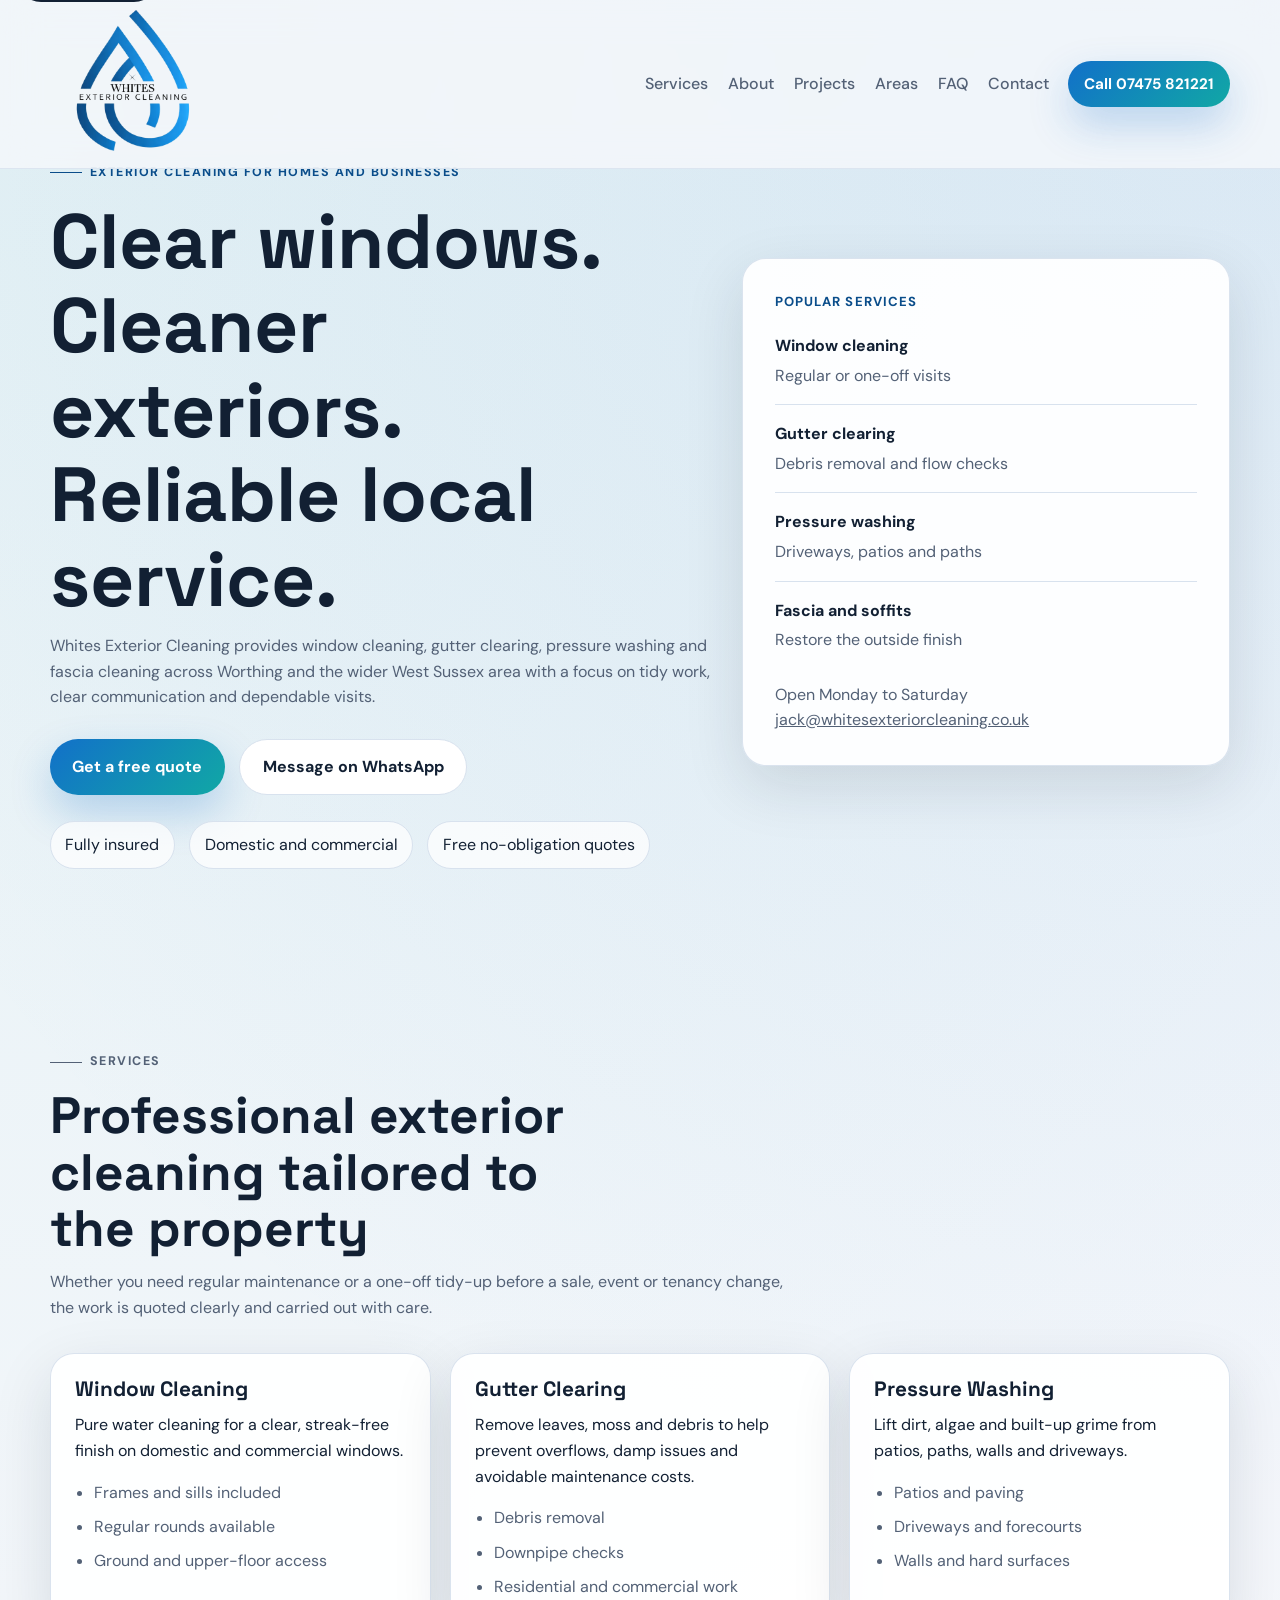
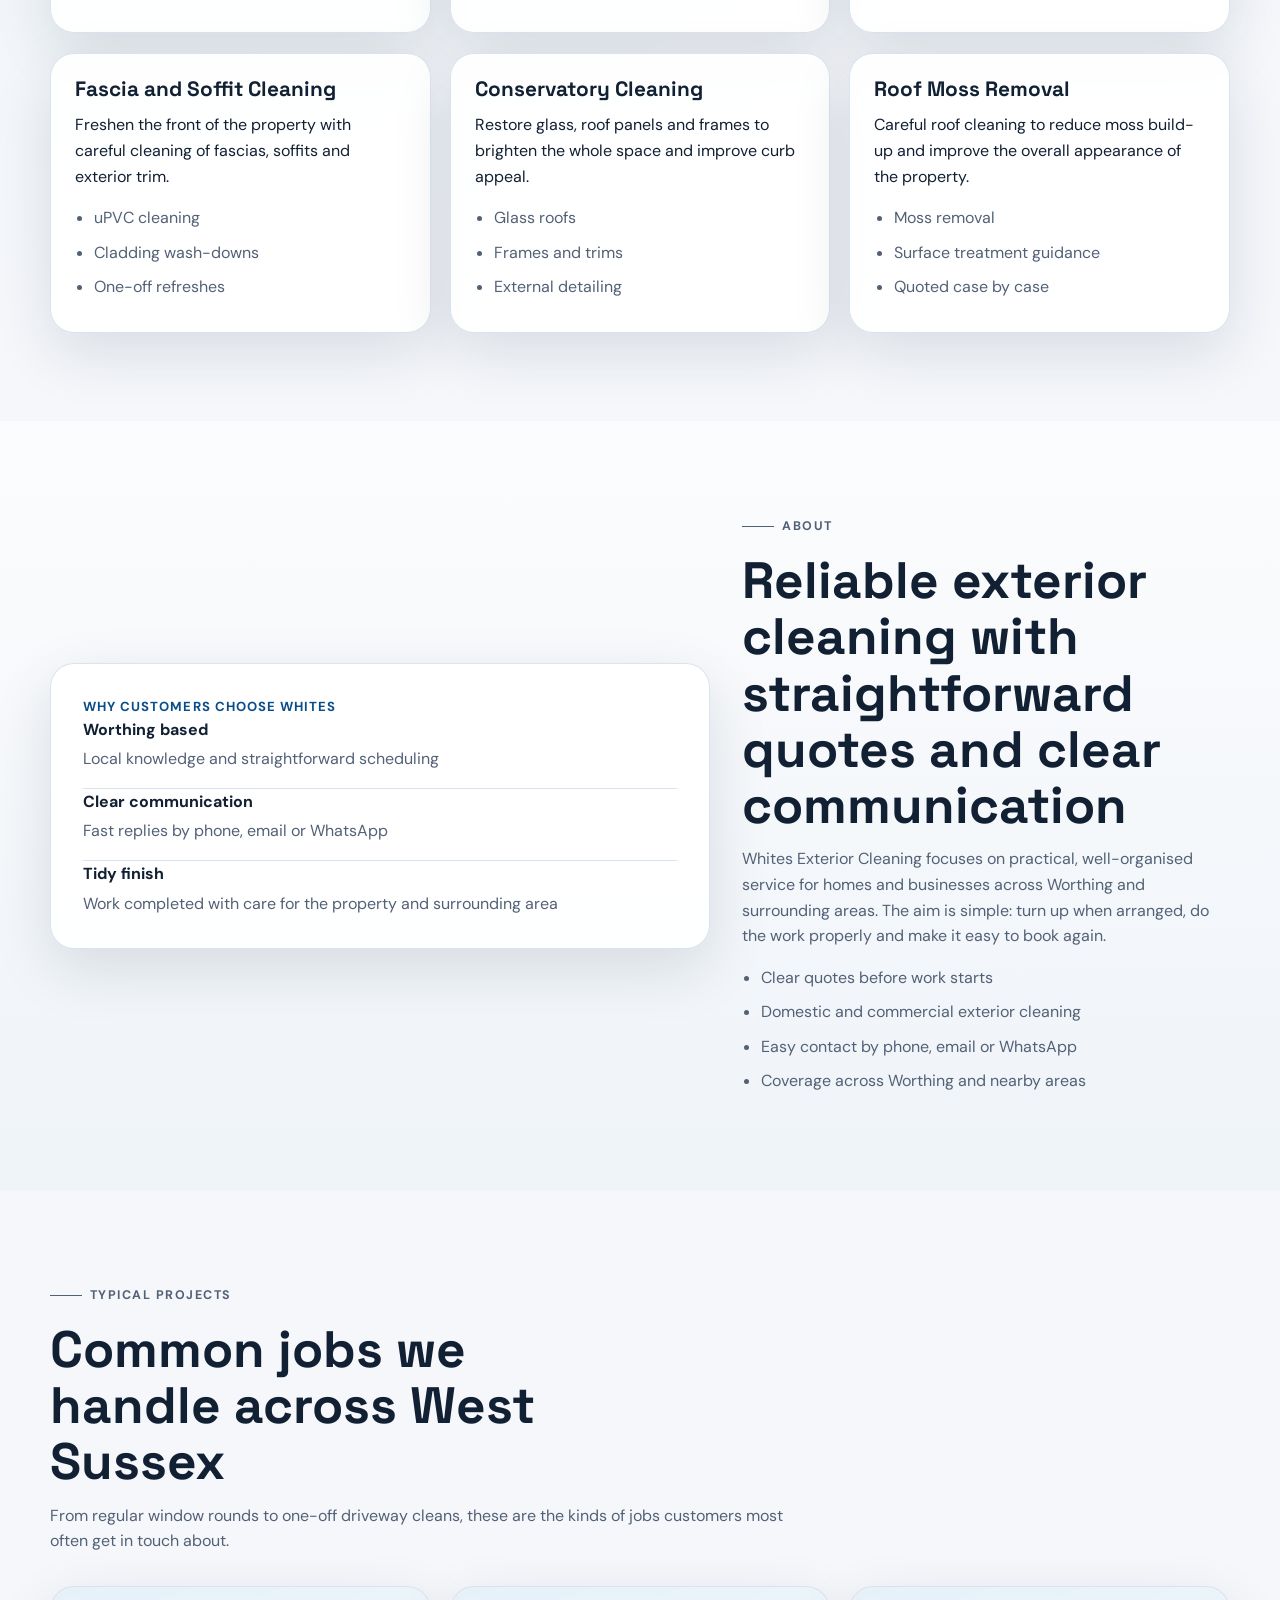
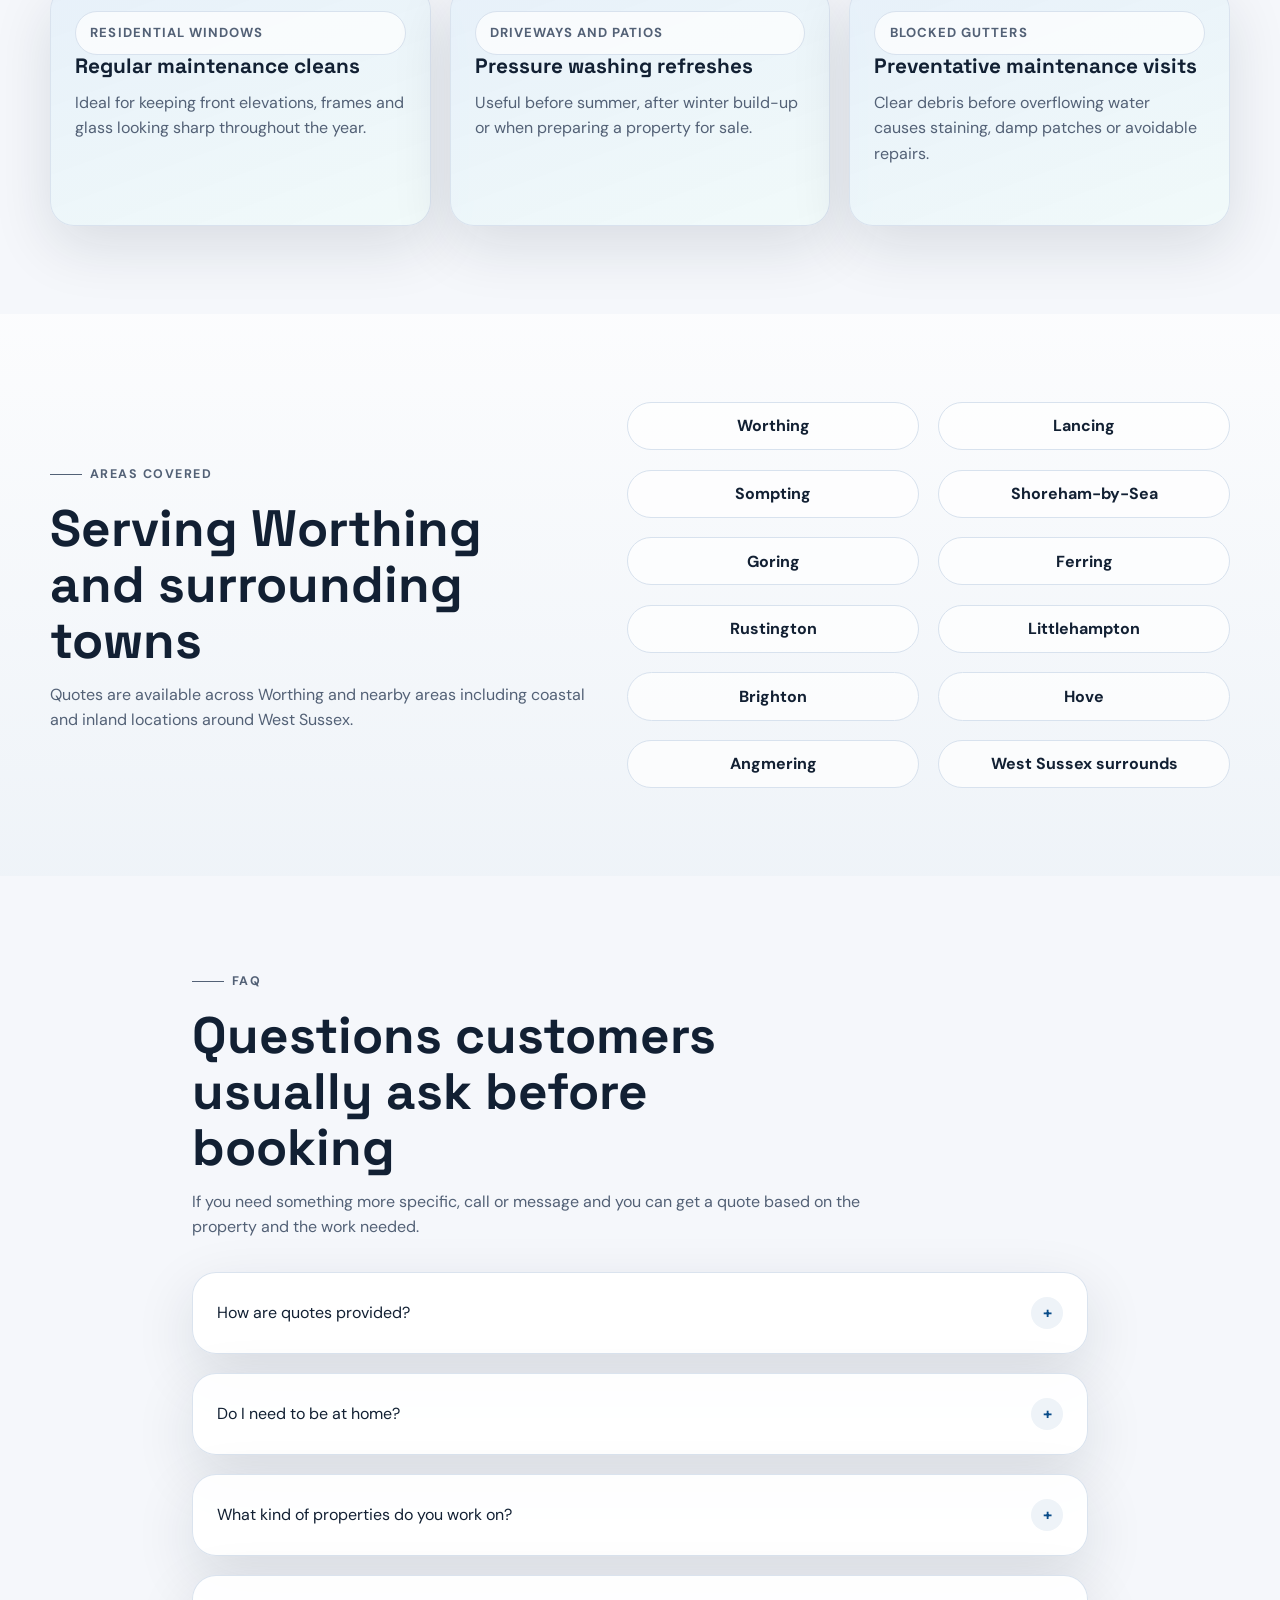
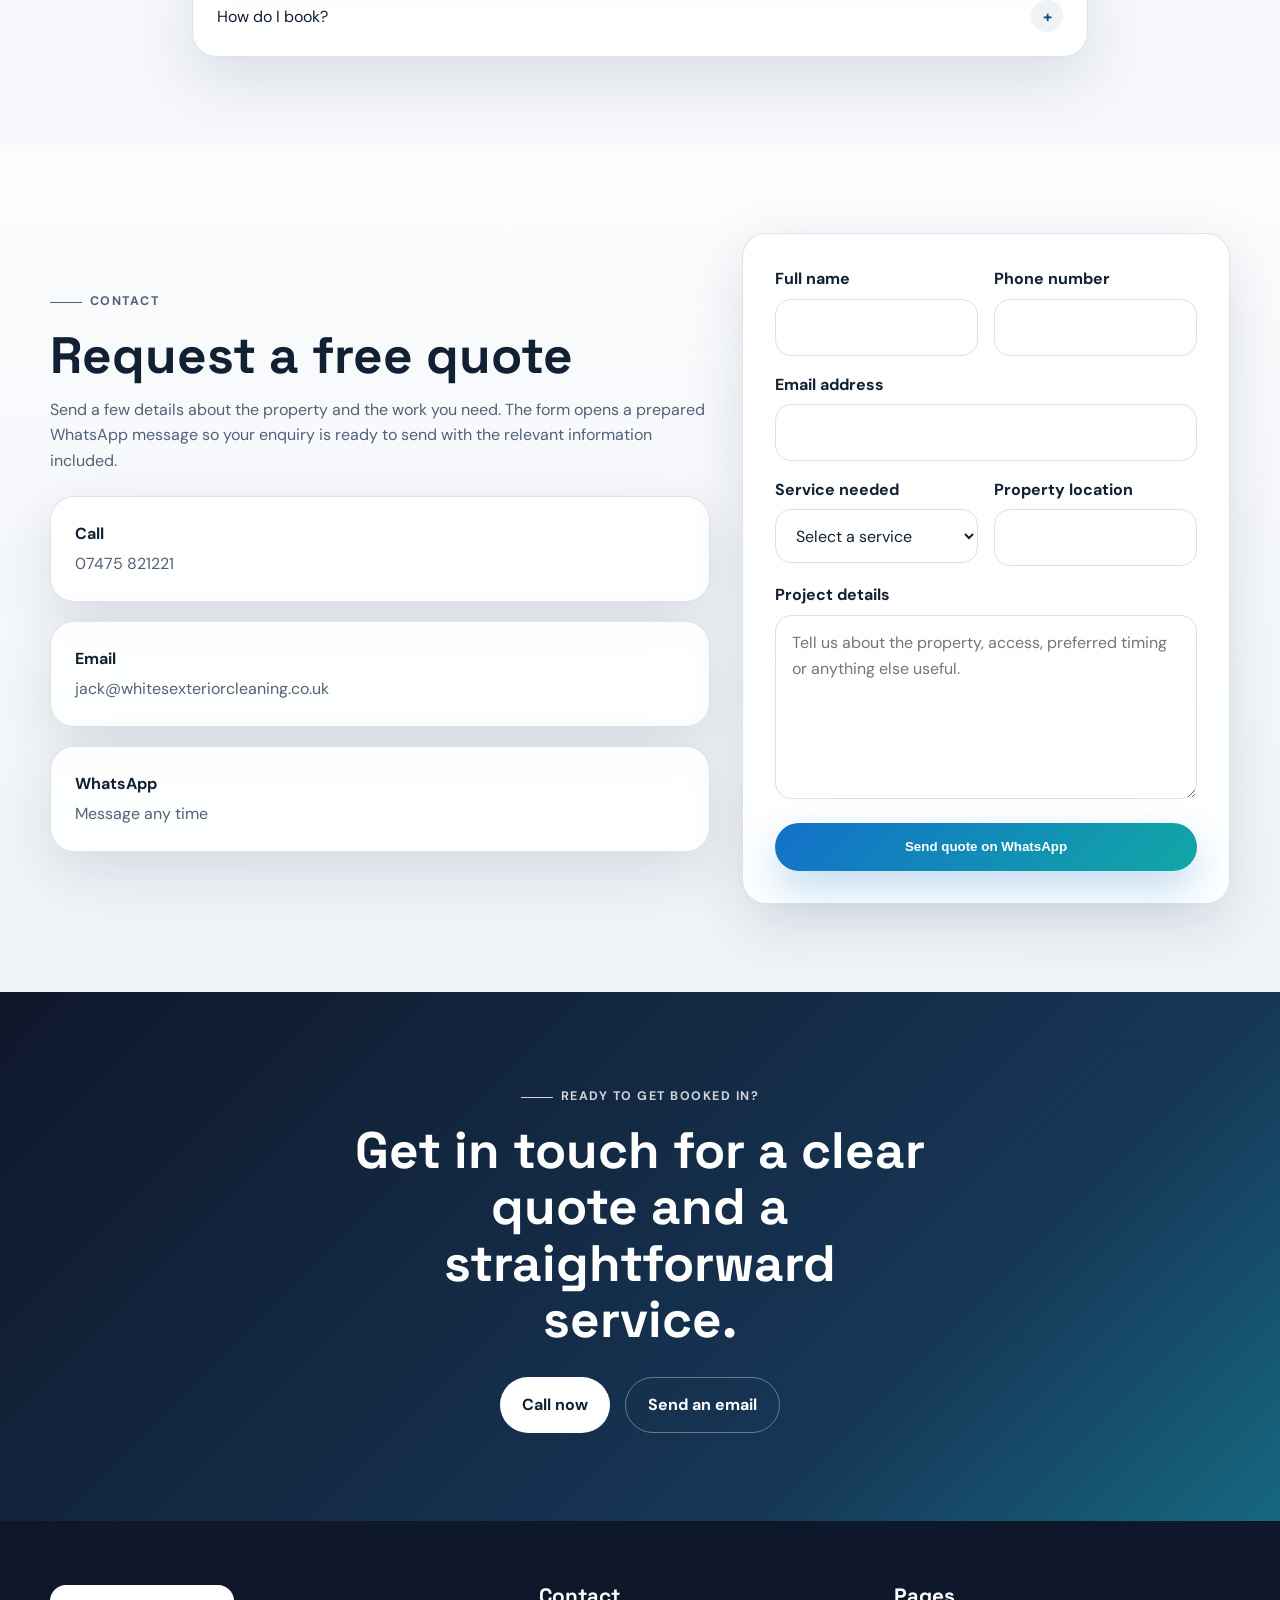
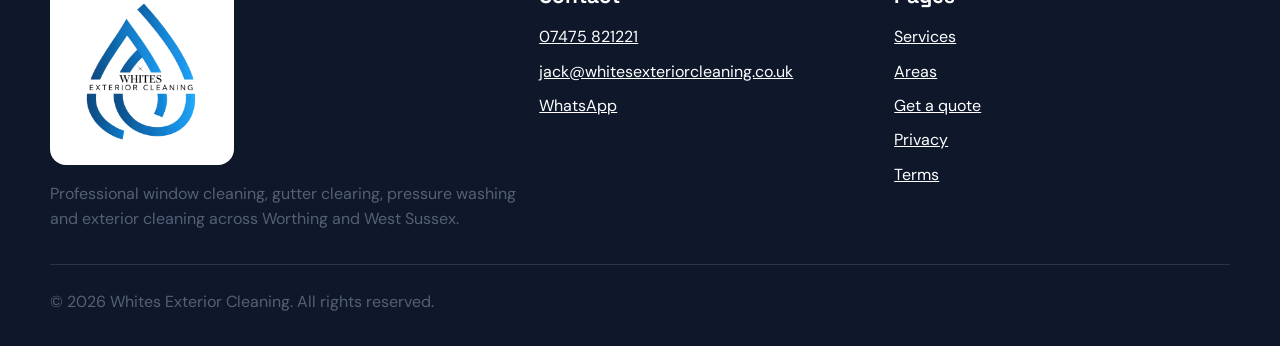
<file: index.html>
<!DOCTYPE html>
<html lang="en-GB">
<head>
    <meta charset="UTF-8">
    <meta name="viewport" content="width=device-width, initial-scale=1.0">
    <meta http-equiv="X-UA-Compatible" content="IE=edge">
    <title>Whites Exterior Cleaning | Window Cleaning in Worthing & West Sussex</title>
    <meta name="description" content="Professional window cleaning, gutter clearing, fascia cleaning and pressure washing in Worthing and across West Sussex. Fully insured, reliable and free quotes.">
    <meta name="robots" content="index, follow">
    <meta name="author" content="Whites Exterior Cleaning">
    <meta name="theme-color" content="#0f172a">
    <link rel="canonical" href="https://whitesexteriorcleaning.co.uk/">
    <link rel="icon" href="assets/favicon-transparent.png" type="image/png">
    <link rel="apple-touch-icon" href="assets/apple-touch-icon-transparent.png">
    <link rel="manifest" href="site.webmanifest">
    <link rel="preconnect" href="https://fonts.googleapis.com">
    <link rel="preconnect" href="https://fonts.gstatic.com" crossorigin>
    <link href="https://fonts.googleapis.com/css2?family=Space+Grotesk:wght@500;600;700&family=DM+Sans:wght@400;500;700&display=swap" rel="stylesheet">
    <meta property="og:type" content="website">
    <meta property="og:title" content="Whites Exterior Cleaning | Window Cleaning in Worthing & West Sussex">
    <meta property="og:description" content="Trusted exterior cleaning for homes and businesses across Worthing and surrounding areas.">
    <meta property="og:url" content="https://whitesexteriorcleaning.co.uk/">
    <meta property="og:image" content="https://whitesexteriorcleaning.co.uk/assets/social-card.svg">
    <meta property="og:locale" content="en_GB">
    <meta name="twitter:card" content="summary_large_image">
    <meta name="twitter:title" content="Whites Exterior Cleaning | Worthing & West Sussex">
    <meta name="twitter:description" content="Professional window cleaning, gutter clearing and pressure washing with free quotes.">
    <meta name="twitter:image" content="https://whitesexteriorcleaning.co.uk/assets/social-card.svg">
    <script>document.documentElement.classList.add('js');</script>
    <script type="application/ld+json">
    {
        "@context": "https://schema.org",
        "@type": "LocalBusiness",
        "name": "Whites Exterior Cleaning",
        "image": "https://whitesexteriorcleaning.co.uk/assets/logo-transparent.png",
        "url": "https://whitesexteriorcleaning.co.uk/",
        "telephone": "+447475821221",
        "email": "jack@whitesexteriorcleaning.co.uk",
        "priceRange": "GBP",
        "address": {
            "@type": "PostalAddress",
            "addressLocality": "Worthing",
            "addressRegion": "West Sussex",
            "addressCountry": "GB"
        },
        "openingHours": "Mo-Sa 08:00-18:00",
        "areaServed": [
            "Worthing",
            "Lancing",
            "Shoreham-by-Sea",
            "Brighton",
            "Hove",
            "Ferring",
            "Rustington",
            "Littlehampton"
        ],
        "sameAs": [
            "https://www.instagram.com/whitescleaningservices/",
            "https://www.facebook.com/jackwhitescleaningservices/"
        ]
    }
    </script>
    <link rel="stylesheet" href="styles.css?v=20260521c">
    <script src="script.js?v=20260521c" defer></script>
</head>
<body>
    <a class="skip-link" href="#main-content">Skip to content</a>

    <header class="site-header" id="top">
        <div class="container nav-shell">
            <a class="brand" href="index.html" aria-label="Whites Exterior Cleaning home">
                <img class="brand-logo" src="assets/logo-transparent.png" alt="">
            </a>

            <button class="menu-toggle" type="button" aria-expanded="false" aria-controls="site-nav" aria-label="Open navigation">
                <span></span>
                <span></span>
                <span></span>
            </button>

            <nav class="site-nav" id="site-nav" aria-label="Primary">
                <ul>
                    <li><a href="#services">Services</a></li>
                    <li><a href="#about">About</a></li>
                    <li><a href="#projects">Projects</a></li>
                    <li><a href="#areas">Areas</a></li>
                    <li><a href="#faq">FAQ</a></li>
                    <li><a href="#contact">Contact</a></li>
                </ul>
                <a class="button button-small" href="tel:07475821221">Call 07475 821221</a>
            </nav>
        </div>
    </header>

    <main id="main-content">
        <section class="hero section">
            <div class="container hero-grid">
                <div class="hero-copy reveal">
                    <p class="eyebrow">Exterior cleaning for homes and businesses</p>
                    <h1>Clear windows. Cleaner exteriors. Reliable local service.</h1>
                    <p class="lead">Whites Exterior Cleaning provides window cleaning, gutter clearing, pressure washing and fascia cleaning across Worthing and the wider West Sussex area with a focus on tidy work, clear communication and dependable visits.</p>
                    <div class="hero-actions">
                        <a class="button" href="#contact">Get a free quote</a>
                        <a class="button button-secondary" href="https://wa.me/447475821221" target="_blank" rel="noreferrer">Message on WhatsApp</a>
                    </div>
                    <ul class="trust-list" aria-label="Business highlights">
                        <li>Fully insured</li>
                        <li>Domestic and commercial</li>
                        <li>Free no-obligation quotes</li>
                    </ul>
                </div>

                <aside class="hero-panel reveal">
                    <div class="panel-card">
                        <p class="panel-label">Popular services</p>
                        <ul class="service-summary">
                            <li><strong>Window cleaning</strong><span>Regular or one-off visits</span></li>
                            <li><strong>Gutter clearing</strong><span>Debris removal and flow checks</span></li>
                            <li><strong>Pressure washing</strong><span>Driveways, patios and paths</span></li>
                            <li><strong>Fascia and soffits</strong><span>Restore the outside finish</span></li>
                        </ul>
                        <div class="panel-note">
                            <p>Open Monday to Saturday</p>
                            <a href="mailto:jack@whitesexteriorcleaning.co.uk">jack@whitesexteriorcleaning.co.uk</a>
                        </div>
                    </div>
                </aside>
            </div>
        </section>

        <section class="section" id="services">
            <div class="container">
                <div class="section-heading reveal">
                    <p class="eyebrow">Services</p>
                    <h2>Professional exterior cleaning tailored to the property</h2>
                    <p>Whether you need regular maintenance or a one-off tidy-up before a sale, event or tenancy change, the work is quoted clearly and carried out with care.</p>
                </div>

                <div class="card-grid services-grid">
                    <article class="card reveal">
                        <h3>Window Cleaning</h3>
                        <p>Pure water cleaning for a clear, streak-free finish on domestic and commercial windows.</p>
                        <ul>
                            <li>Frames and sills included</li>
                            <li>Regular rounds available</li>
                            <li>Ground and upper-floor access</li>
                        </ul>
                    </article>
                    <article class="card reveal">
                        <h3>Gutter Clearing</h3>
                        <p>Remove leaves, moss and debris to help prevent overflows, damp issues and avoidable maintenance costs.</p>
                        <ul>
                            <li>Debris removal</li>
                            <li>Downpipe checks</li>
                            <li>Residential and commercial work</li>
                        </ul>
                    </article>
                    <article class="card reveal">
                        <h3>Pressure Washing</h3>
                        <p>Lift dirt, algae and built-up grime from patios, paths, walls and driveways.</p>
                        <ul>
                            <li>Patios and paving</li>
                            <li>Driveways and forecourts</li>
                            <li>Walls and hard surfaces</li>
                        </ul>
                    </article>
                    <article class="card reveal">
                        <h3>Fascia and Soffit Cleaning</h3>
                        <p>Freshen the front of the property with careful cleaning of fascias, soffits and exterior trim.</p>
                        <ul>
                            <li>uPVC cleaning</li>
                            <li>Cladding wash-downs</li>
                            <li>One-off refreshes</li>
                        </ul>
                    </article>
                    <article class="card reveal">
                        <h3>Conservatory Cleaning</h3>
                        <p>Restore glass, roof panels and frames to brighten the whole space and improve curb appeal.</p>
                        <ul>
                            <li>Glass roofs</li>
                            <li>Frames and trims</li>
                            <li>External detailing</li>
                        </ul>
                    </article>
                    <article class="card reveal">
                        <h3>Roof Moss Removal</h3>
                        <p>Careful roof cleaning to reduce moss build-up and improve the overall appearance of the property.</p>
                        <ul>
                            <li>Moss removal</li>
                            <li>Surface treatment guidance</li>
                            <li>Quoted case by case</li>
                        </ul>
                    </article>
                </div>
            </div>
        </section>

        <section class="section section-alt" id="about">
            <div class="container split-layout">
                <div class="info-panel reveal" aria-hidden="true">
                    <div class="info-panel-inner">
                        <p class="panel-label">Why customers choose Whites</p>
                        <div class="info-stat">
                            <strong>Worthing based</strong>
                            <span>Local knowledge and straightforward scheduling</span>
                        </div>
                        <div class="info-stat">
                            <strong>Clear communication</strong>
                            <span>Fast replies by phone, email or WhatsApp</span>
                        </div>
                        <div class="info-stat">
                            <strong>Tidy finish</strong>
                            <span>Work completed with care for the property and surrounding area</span>
                        </div>
                    </div>
                </div>

                <div class="split-copy reveal">
                    <p class="eyebrow">About</p>
                    <h2>Reliable exterior cleaning with straightforward quotes and clear communication</h2>
                    <p>Whites Exterior Cleaning focuses on practical, well-organised service for homes and businesses across Worthing and surrounding areas. The aim is simple: turn up when arranged, do the work properly and make it easy to book again.</p>
                    <ul class="check-list">
                        <li>Clear quotes before work starts</li>
                        <li>Domestic and commercial exterior cleaning</li>
                        <li>Easy contact by phone, email or WhatsApp</li>
                        <li>Coverage across Worthing and nearby areas</li>
                    </ul>
                </div>
            </div>
        </section>

        <section class="section" id="projects">
            <div class="container">
                <div class="section-heading reveal">
                    <p class="eyebrow">Typical projects</p>
                    <h2>Common jobs we handle across West Sussex</h2>
                    <p>From regular window rounds to one-off driveway cleans, these are the kinds of jobs customers most often get in touch about.</p>
                </div>

                <div class="project-grid">
                    <article class="project-card reveal">
                        <p class="project-tag">Residential windows</p>
                        <h3>Regular maintenance cleans</h3>
                        <p>Ideal for keeping front elevations, frames and glass looking sharp throughout the year.</p>
                    </article>
                    <article class="project-card reveal">
                        <p class="project-tag">Driveways and patios</p>
                        <h3>Pressure washing refreshes</h3>
                        <p>Useful before summer, after winter build-up or when preparing a property for sale.</p>
                    </article>
                    <article class="project-card reveal">
                        <p class="project-tag">Blocked gutters</p>
                        <h3>Preventative maintenance visits</h3>
                        <p>Clear debris before overflowing water causes staining, damp patches or avoidable repairs.</p>
                    </article>
                </div>
            </div>
        </section>

        <section class="section section-alt" id="areas">
            <div class="container split-layout compact-split">
                <div class="split-copy reveal">
                    <p class="eyebrow">Areas covered</p>
                    <h2>Serving Worthing and surrounding towns</h2>
                    <p>Quotes are available across Worthing and nearby areas including coastal and inland locations around West Sussex.</p>
                </div>

                <div class="town-grid reveal" aria-label="Areas covered">
                    <span>Worthing</span>
                    <span>Lancing</span>
                    <span>Sompting</span>
                    <span>Shoreham-by-Sea</span>
                    <span>Goring</span>
                    <span>Ferring</span>
                    <span>Rustington</span>
                    <span>Littlehampton</span>
                    <span>Brighton</span>
                    <span>Hove</span>
                    <span>Angmering</span>
                    <span>West Sussex surrounds</span>
                </div>
            </div>
        </section>

        <section class="section" id="faq">
            <div class="container faq-shell">
                <div class="section-heading reveal">
                    <p class="eyebrow">FAQ</p>
                    <h2>Questions customers usually ask before booking</h2>
                    <p>If you need something more specific, call or message and you can get a quote based on the property and the work needed.</p>
                </div>

                <div class="faq-list reveal-group">
                    <article class="faq-item reveal">
                        <button class="faq-question" type="button" aria-expanded="false">
                            <span>How are quotes provided?</span>
                            <span class="faq-symbol" aria-hidden="true">+</span>
                        </button>
                        <div class="faq-answer">
                            <p>Quotes are tailored to the size of the property, access requirements and the type of cleaning required. Use the contact form, call or send a WhatsApp message with the details.</p>
                        </div>
                    </article>
                    <article class="faq-item reveal">
                        <button class="faq-question" type="button" aria-expanded="false">
                            <span>Do I need to be at home?</span>
                            <span class="faq-symbol" aria-hidden="true">+</span>
                        </button>
                        <div class="faq-answer">
                            <p>For most exterior work you do not need to be on site, provided access is arranged in advance. Interior access would only be needed for internal cleaning.</p>
                        </div>
                    </article>
                    <article class="faq-item reveal">
                        <button class="faq-question" type="button" aria-expanded="false">
                            <span>What kind of properties do you work on?</span>
                            <span class="faq-symbol" aria-hidden="true">+</span>
                        </button>
                        <div class="faq-answer">
                            <p>Whites Exterior Cleaning covers domestic homes, rental properties, shopfronts, offices and other commercial premises depending on access and scope.</p>
                        </div>
                    </article>
                    <article class="faq-item reveal">
                        <button class="faq-question" type="button" aria-expanded="false">
                            <span>How do I book?</span>
                            <span class="faq-symbol" aria-hidden="true">+</span>
                        </button>
                        <div class="faq-answer">
                            <p>You can call directly, send a WhatsApp message, email the business or use the contact form below to create a pre-filled WhatsApp message.</p>
                        </div>
                    </article>
                </div>
            </div>
        </section>

        <section class="section section-alt" id="contact">
            <div class="container contact-grid">
                <div class="contact-copy reveal">
                    <p class="eyebrow">Contact</p>
                    <h2>Request a free quote</h2>
                    <p>Send a few details about the property and the work you need. The form opens a prepared WhatsApp message so your enquiry is ready to send with the relevant information included.</p>
                    <div class="contact-cards">
                        <a class="contact-card" href="tel:07475821221">
                            <strong>Call</strong>
                            <span>07475 821221</span>
                        </a>
                        <a class="contact-card" href="mailto:jack@whitesexteriorcleaning.co.uk">
                            <strong>Email</strong>
                            <span>jack@whitesexteriorcleaning.co.uk</span>
                        </a>
                        <a class="contact-card" href="https://wa.me/447475821221" target="_blank" rel="noreferrer">
                            <strong>WhatsApp</strong>
                            <span>Message any time</span>
                        </a>
                    </div>
                </div>

                <div class="form-card reveal">
                    <form id="contact-form" data-whatsapp="447475821221">
                        <div class="form-row">
                            <div>
                                <label for="name">Full name</label>
                                <input id="name" name="name" type="text" autocomplete="name" required>
                            </div>
                            <div>
                                <label for="phone">Phone number</label>
                                <input id="phone" name="phone" type="tel" autocomplete="tel" required>
                            </div>
                        </div>

                        <div>
                            <label for="email">Email address</label>
                            <input id="email" name="email" type="email" autocomplete="email">
                        </div>

                        <div class="form-row">
                            <div>
                                <label for="service">Service needed</label>
                                <select id="service" name="service" required>
                                    <option value="">Select a service</option>
                                    <option>Window cleaning</option>
                                    <option>Gutter clearing</option>
                                    <option>Pressure washing</option>
                                    <option>Fascia and soffit cleaning</option>
                                    <option>Conservatory cleaning</option>
                                    <option>Roof moss removal</option>
                                    <option>Other / not sure yet</option>
                                </select>
                            </div>
                            <div>
                                <label for="location">Property location</label>
                                <input id="location" name="location" type="text" autocomplete="address-level2" required>
                            </div>
                        </div>

                        <div>
                            <label for="message">Project details</label>
                            <textarea id="message" name="message" rows="6" placeholder="Tell us about the property, access, preferred timing or anything else useful."></textarea>
                        </div>

                        <button class="button" type="submit">Send quote on WhatsApp</button>
                        <p class="form-note" id="contact-note" hidden>If WhatsApp does not open, call <a href="tel:07475821221">07475 821221</a> or email <a href="mailto:jack@whitesexteriorcleaning.co.uk">jack@whitesexteriorcleaning.co.uk</a>.</p>
                    </form>
                </div>
            </div>
        </section>

        <section class="section cta-section">
            <div class="container cta-shell reveal">
                <p class="eyebrow eyebrow-light">Ready to get booked in?</p>
                <h2>Get in touch for a clear quote and a straightforward service.</h2>
                <div class="hero-actions cta-actions">
                    <a class="button button-light" href="tel:07475821221">Call now</a>
                    <a class="button button-outline-light" href="mailto:jack@whitesexteriorcleaning.co.uk">Send an email</a>
                </div>
            </div>
        </section>
    </main>

    <footer class="site-footer">
        <div class="container footer-grid">
            <div>
                <a class="brand brand-footer" href="index.html" aria-label="Whites Exterior Cleaning home">
                    <img class="brand-logo" src="assets/logo-transparent.png" alt="">
                </a>
                <p>Professional window cleaning, gutter clearing, pressure washing and exterior cleaning across Worthing and West Sussex.</p>
            </div>
            <div>
                <h3>Contact</h3>
                <ul class="footer-list">
                    <li><a href="tel:07475821221">07475 821221</a></li>
                    <li><a href="mailto:jack@whitesexteriorcleaning.co.uk">jack@whitesexteriorcleaning.co.uk</a></li>
                    <li><a href="https://wa.me/447475821221" target="_blank" rel="noreferrer">WhatsApp</a></li>
                </ul>
            </div>
            <div>
                <h3>Pages</h3>
                <ul class="footer-list">
                    <li><a href="#services">Services</a></li>
                    <li><a href="#areas">Areas</a></li>
                    <li><a href="#contact">Get a quote</a></li>
                    <li><a href="privacy.html">Privacy</a></li>
                    <li><a href="terms.html">Terms</a></li>
                </ul>
            </div>
        </div>
        <div class="container footer-bottom">
            <p>&copy; 2026 Whites Exterior Cleaning. All rights reserved.</p>
        </div>
    </footer>
</body>
</html>
</file>
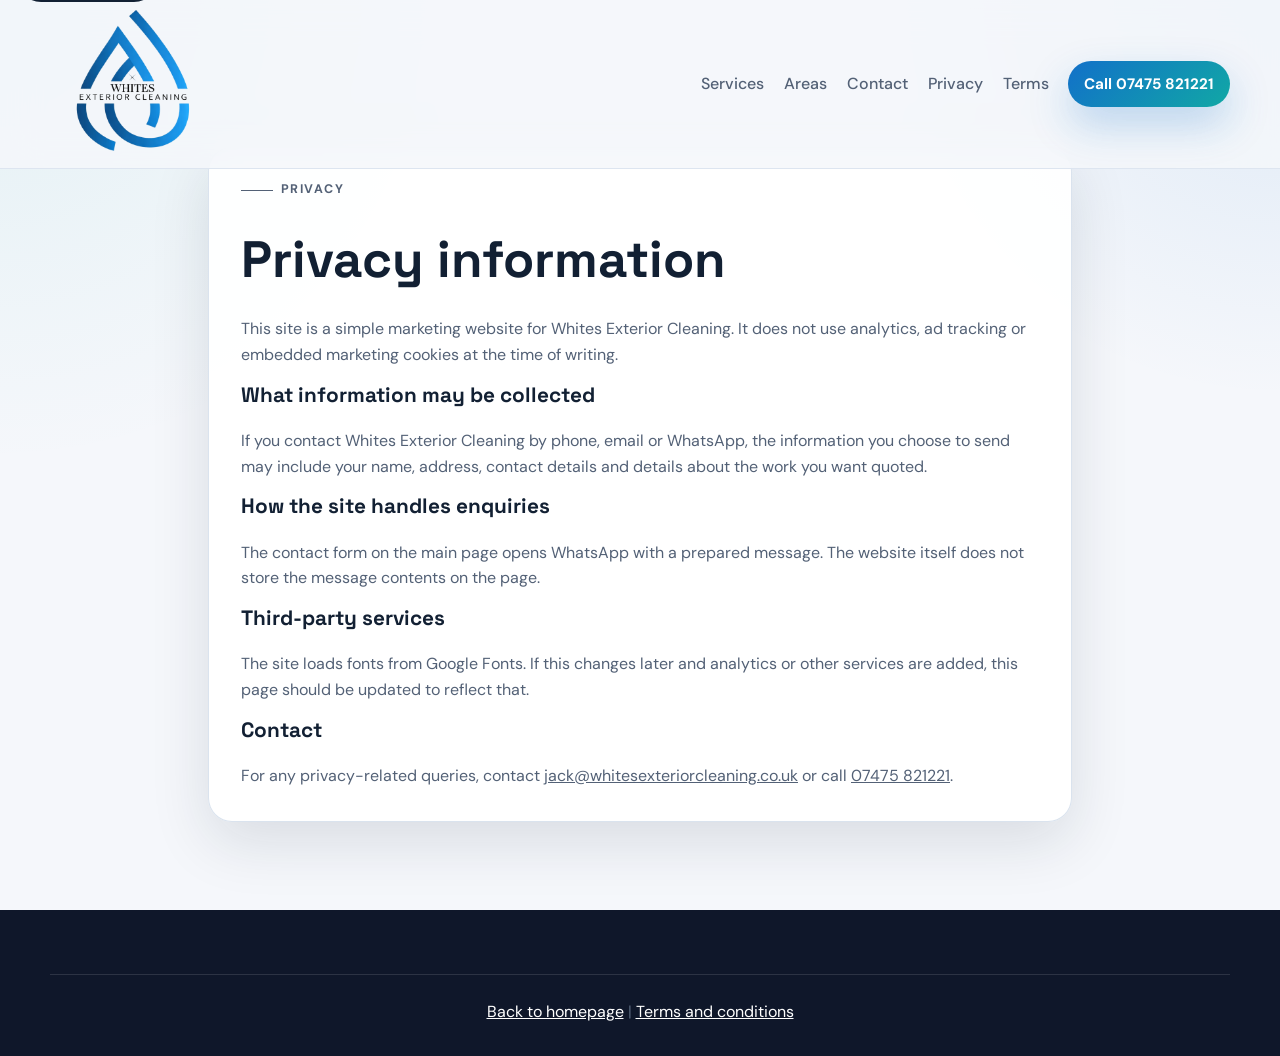
<file: privacy.html>
<!DOCTYPE html>
<html lang="en-GB">
<head>
    <meta charset="UTF-8">
    <meta name="viewport" content="width=device-width, initial-scale=1.0">
    <title>Privacy | Whites Exterior Cleaning</title>
    <meta name="description" content="Privacy information for Whites Exterior Cleaning.">
    <link rel="canonical" href="https://whitesexteriorcleaning.co.uk/privacy.html">
    <link rel="icon" href="assets/favicon-transparent.png" type="image/png">
    <link rel="apple-touch-icon" href="assets/apple-touch-icon-transparent.png">
    <link rel="manifest" href="site.webmanifest">
    <link rel="preconnect" href="https://fonts.googleapis.com">
    <link rel="preconnect" href="https://fonts.gstatic.com" crossorigin>
    <link href="https://fonts.googleapis.com/css2?family=Space+Grotesk:wght@500;600;700&family=DM+Sans:wght@400;500;700&display=swap" rel="stylesheet">
    <script>document.documentElement.classList.add('js');</script>
    <link rel="stylesheet" href="styles.css?v=20260521c">
    <script src="script.js?v=20260521c" defer></script>
</head>
<body class="legal-page">
    <a class="skip-link" href="#main-content">Skip to content</a>

    <header class="site-header" id="top">
        <div class="container nav-shell">
            <a class="brand" href="index.html" aria-label="Whites Exterior Cleaning home">
                <img class="brand-logo" src="assets/logo-transparent.png" alt="">
            </a>

            <button class="menu-toggle" type="button" aria-expanded="false" aria-controls="site-nav" aria-label="Open navigation">
                <span></span>
                <span></span>
                <span></span>
            </button>

            <nav class="site-nav" id="site-nav" aria-label="Primary">
                <ul>
                    <li><a href="index.html#services">Services</a></li>
                    <li><a href="index.html#areas">Areas</a></li>
                    <li><a href="index.html#contact">Contact</a></li>
                    <li><a href="privacy.html" aria-current="page">Privacy</a></li>
                    <li><a href="terms.html">Terms</a></li>
                </ul>
                <a class="button button-small" href="tel:07475821221">Call 07475 821221</a>
            </nav>
        </div>
    </header>

    <main id="main-content" class="section">
        <div class="container legal-shell reveal">
            <p class="eyebrow">Privacy</p>
            <h1>Privacy information</h1>
            <p>This site is a simple marketing website for Whites Exterior Cleaning. It does not use analytics, ad tracking or embedded marketing cookies at the time of writing.</p>

            <section class="legal-section">
                <h2>What information may be collected</h2>
                <p>If you contact Whites Exterior Cleaning by phone, email or WhatsApp, the information you choose to send may include your name, address, contact details and details about the work you want quoted.</p>
            </section>

            <section class="legal-section">
                <h2>How the site handles enquiries</h2>
                <p>The contact form on the main page opens WhatsApp with a prepared message. The website itself does not store the message contents on the page.</p>
            </section>

            <section class="legal-section">
                <h2>Third-party services</h2>
                <p>The site loads fonts from Google Fonts. If this changes later and analytics or other services are added, this page should be updated to reflect that.</p>
            </section>

            <section class="legal-section">
                <h2>Contact</h2>
                <p>For any privacy-related queries, contact <a href="mailto:jack@whitesexteriorcleaning.co.uk">jack@whitesexteriorcleaning.co.uk</a> or call <a href="tel:07475821221">07475 821221</a>.</p>
            </section>
        </div>
    </main>

    <footer class="site-footer">
        <div class="container footer-bottom footer-bottom-single">
            <p><a href="index.html">Back to homepage</a> | <a href="terms.html">Terms and conditions</a></p>
        </div>
    </footer>
</body>
</html>
</file>
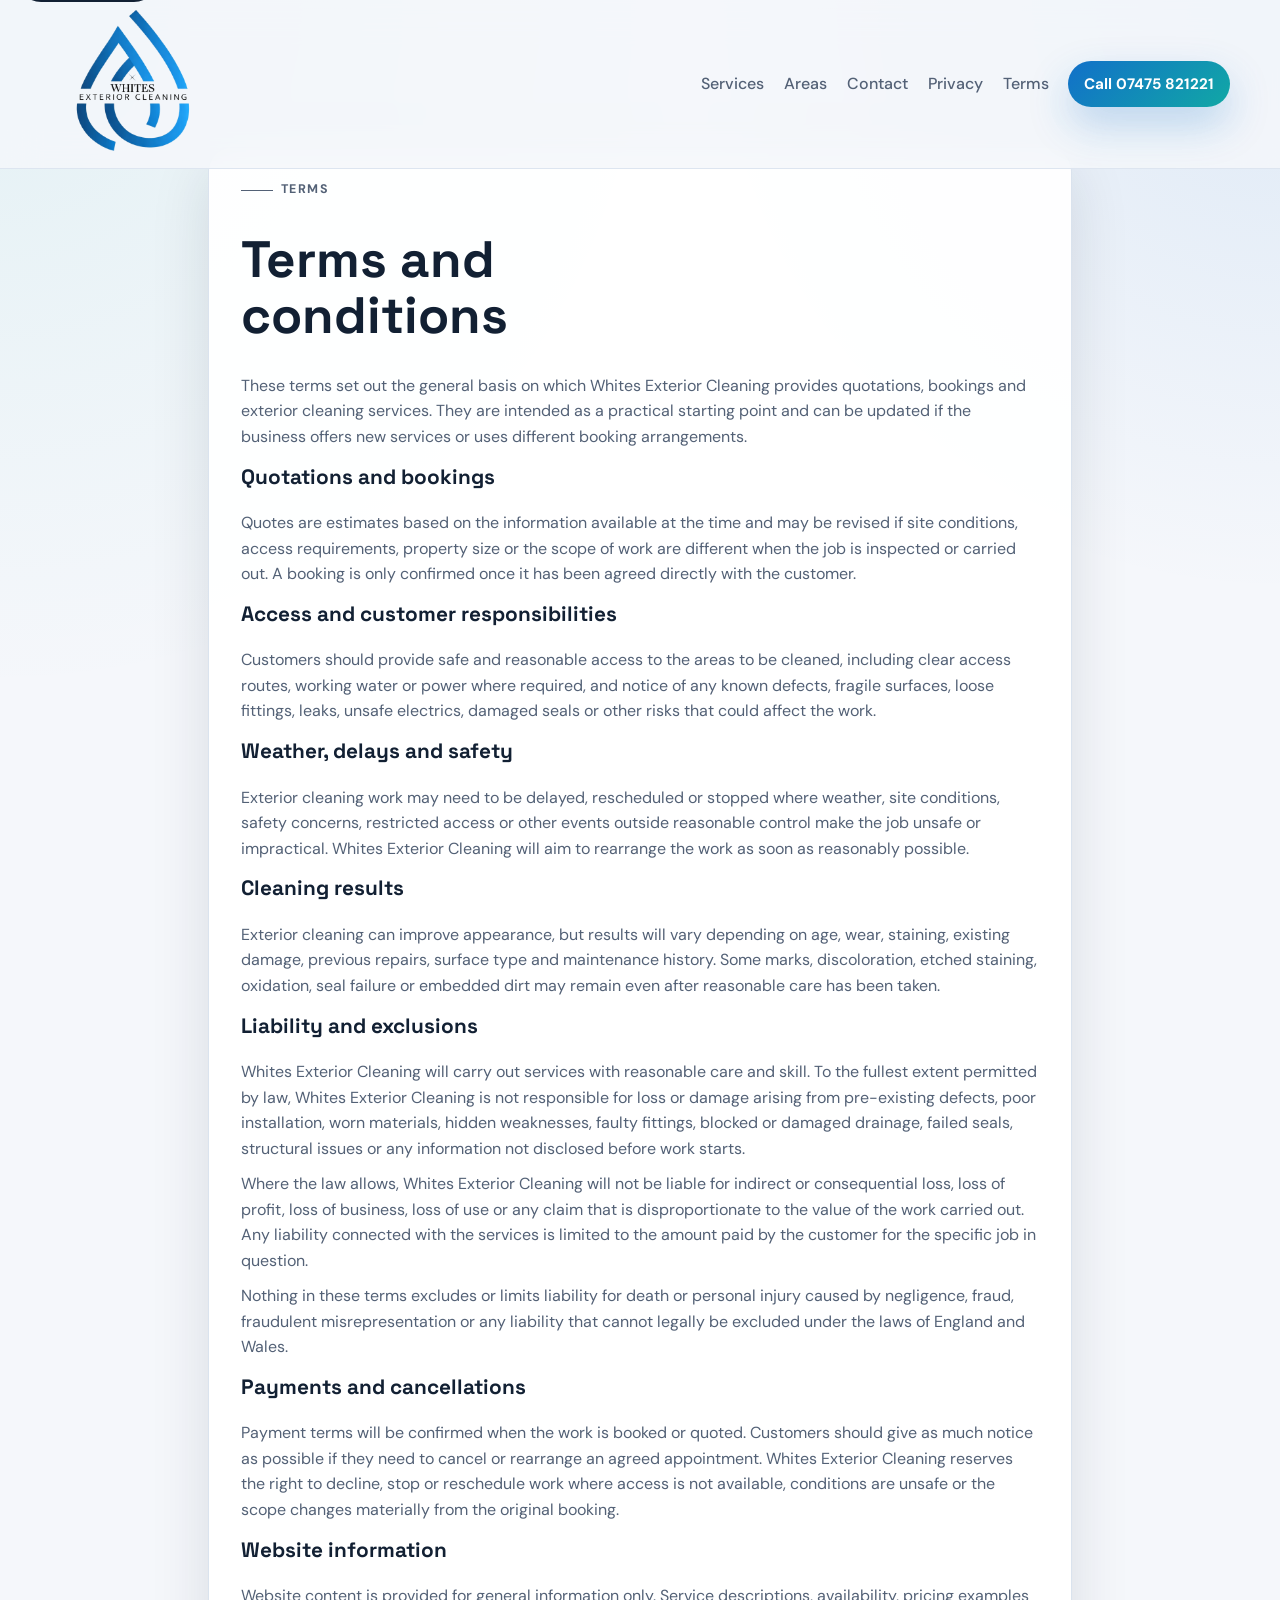
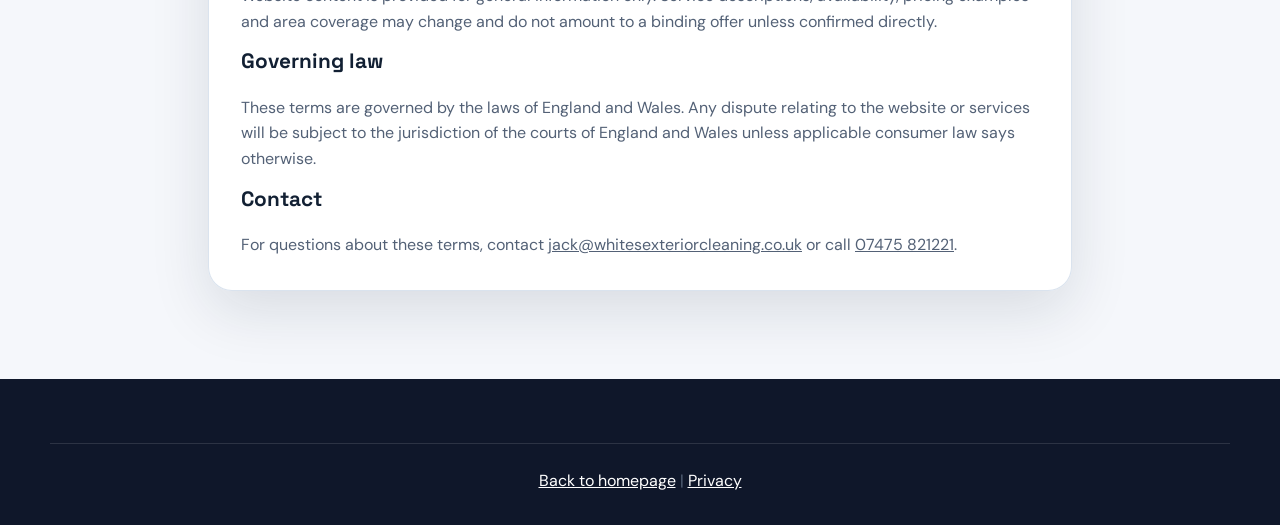
<file: terms.html>
<!DOCTYPE html>
<html lang="en-GB">
<head>
    <meta charset="UTF-8">
    <meta name="viewport" content="width=device-width, initial-scale=1.0">
    <title>Terms and Conditions | Whites Exterior Cleaning</title>
    <meta name="description" content="Terms and conditions for Whites Exterior Cleaning services and website use.">
    <link rel="canonical" href="https://whitesexteriorcleaning.co.uk/terms.html">
    <link rel="icon" href="assets/favicon-transparent.png" type="image/png">
    <link rel="apple-touch-icon" href="assets/apple-touch-icon-transparent.png">
    <link rel="manifest" href="site.webmanifest">
    <link rel="preconnect" href="https://fonts.googleapis.com">
    <link rel="preconnect" href="https://fonts.gstatic.com" crossorigin>
    <link href="https://fonts.googleapis.com/css2?family=Space+Grotesk:wght@500;600;700&family=DM+Sans:wght@400;500;700&display=swap" rel="stylesheet">
    <script>document.documentElement.classList.add('js');</script>
    <link rel="stylesheet" href="styles.css?v=20260521c">
    <script src="script.js?v=20260521c" defer></script>
</head>
<body class="legal-page">
    <a class="skip-link" href="#main-content">Skip to content</a>

    <header class="site-header" id="top">
        <div class="container nav-shell">
            <a class="brand" href="index.html" aria-label="Whites Exterior Cleaning home">
                <img class="brand-logo" src="assets/logo-transparent.png" alt="">
            </a>

            <button class="menu-toggle" type="button" aria-expanded="false" aria-controls="site-nav" aria-label="Open navigation">
                <span></span>
                <span></span>
                <span></span>
            </button>

            <nav class="site-nav" id="site-nav" aria-label="Primary">
                <ul>
                    <li><a href="index.html#services">Services</a></li>
                    <li><a href="index.html#areas">Areas</a></li>
                    <li><a href="index.html#contact">Contact</a></li>
                    <li><a href="privacy.html">Privacy</a></li>
                    <li><a href="terms.html" aria-current="page">Terms</a></li>
                </ul>
                <a class="button button-small" href="tel:07475821221">Call 07475 821221</a>
            </nav>
        </div>
    </header>

    <main id="main-content" class="section">
        <div class="container legal-shell reveal">
            <p class="eyebrow">Terms</p>
            <h1>Terms and conditions</h1>
            <p>These terms set out the general basis on which Whites Exterior Cleaning provides quotations, bookings and exterior cleaning services. They are intended as a practical starting point and can be updated if the business offers new services or uses different booking arrangements.</p>

            <section class="legal-section">
                <h2>Quotations and bookings</h2>
                <p>Quotes are estimates based on the information available at the time and may be revised if site conditions, access requirements, property size or the scope of work are different when the job is inspected or carried out. A booking is only confirmed once it has been agreed directly with the customer.</p>
            </section>

            <section class="legal-section">
                <h2>Access and customer responsibilities</h2>
                <p>Customers should provide safe and reasonable access to the areas to be cleaned, including clear access routes, working water or power where required, and notice of any known defects, fragile surfaces, loose fittings, leaks, unsafe electrics, damaged seals or other risks that could affect the work.</p>
            </section>

            <section class="legal-section">
                <h2>Weather, delays and safety</h2>
                <p>Exterior cleaning work may need to be delayed, rescheduled or stopped where weather, site conditions, safety concerns, restricted access or other events outside reasonable control make the job unsafe or impractical. Whites Exterior Cleaning will aim to rearrange the work as soon as reasonably possible.</p>
            </section>

            <section class="legal-section">
                <h2>Cleaning results</h2>
                <p>Exterior cleaning can improve appearance, but results will vary depending on age, wear, staining, existing damage, previous repairs, surface type and maintenance history. Some marks, discoloration, etched staining, oxidation, seal failure or embedded dirt may remain even after reasonable care has been taken.</p>
            </section>

            <section class="legal-section">
                <h2>Liability and exclusions</h2>
                <p>Whites Exterior Cleaning will carry out services with reasonable care and skill. To the fullest extent permitted by law, Whites Exterior Cleaning is not responsible for loss or damage arising from pre-existing defects, poor installation, worn materials, hidden weaknesses, faulty fittings, blocked or damaged drainage, failed seals, structural issues or any information not disclosed before work starts.</p>
                <p>Where the law allows, Whites Exterior Cleaning will not be liable for indirect or consequential loss, loss of profit, loss of business, loss of use or any claim that is disproportionate to the value of the work carried out. Any liability connected with the services is limited to the amount paid by the customer for the specific job in question.</p>
                <p>Nothing in these terms excludes or limits liability for death or personal injury caused by negligence, fraud, fraudulent misrepresentation or any liability that cannot legally be excluded under the laws of England and Wales.</p>
            </section>

            <section class="legal-section">
                <h2>Payments and cancellations</h2>
                <p>Payment terms will be confirmed when the work is booked or quoted. Customers should give as much notice as possible if they need to cancel or rearrange an agreed appointment. Whites Exterior Cleaning reserves the right to decline, stop or reschedule work where access is not available, conditions are unsafe or the scope changes materially from the original booking.</p>
            </section>

            <section class="legal-section">
                <h2>Website information</h2>
                <p>Website content is provided for general information only. Service descriptions, availability, pricing examples and area coverage may change and do not amount to a binding offer unless confirmed directly.</p>
            </section>

            <section class="legal-section">
                <h2>Governing law</h2>
                <p>These terms are governed by the laws of England and Wales. Any dispute relating to the website or services will be subject to the jurisdiction of the courts of England and Wales unless applicable consumer law says otherwise.</p>
            </section>

            <section class="legal-section">
                <h2>Contact</h2>
                <p>For questions about these terms, contact <a href="mailto:jack@whitesexteriorcleaning.co.uk">jack@whitesexteriorcleaning.co.uk</a> or call <a href="tel:07475821221">07475 821221</a>.</p>
            </section>
        </div>
    </main>

    <footer class="site-footer">
        <div class="container footer-bottom footer-bottom-single">
            <p><a href="index.html">Back to homepage</a> | <a href="privacy.html">Privacy</a></p>
        </div>
    </footer>
</body>
</html>
</file>
<file: styles.css>
:root {
    --bg: #f5f7fb;
    --surface: #ffffff;
    --surface-alt: #eef3f8;
    --ink: #122033;
    --muted: #536176;
    --line: #d8e2ee;
    --brand: #1270c9;
    --brand-deep: #0a4d8a;
    --accent: #11a8a5;
    --shadow: 0 20px 60px rgba(18, 32, 51, 0.12);
    --radius: 24px;
    --container: 1180px;
    --header-height: 5.2rem;
    --header-offset: 6.5rem;
}

* {
    box-sizing: border-box;
}

html {
    scroll-behavior: smooth;
    scroll-padding-top: var(--header-offset);
}

[id] {
    scroll-margin-top: var(--header-offset);
}

body {
    margin: 0;
    padding-top: var(--header-height);
    font-family: "DM Sans", sans-serif;
    color: var(--ink);
    background:
        radial-gradient(circle at top left, rgba(17, 168, 165, 0.08), transparent 28%),
        radial-gradient(circle at top right, rgba(18, 112, 201, 0.1), transparent 24%),
        var(--bg);
    line-height: 1.6;
}

body.nav-open {
    overflow: hidden;
}

img {
    max-width: 100%;
    display: block;
}

a {
    color: inherit;
}

h1,
h2,
h3 {
    margin: 0 0 0.75rem;
    font-family: "Space Grotesk", sans-serif;
    line-height: 1.1;
}

p,
ul {
    margin: 0;
}

ul {
    padding-left: 1.2rem;
}

.container {
    width: min(calc(100% - 2rem), var(--container));
    margin: 0 auto;
}

.section {
    padding: 5.5rem 0;
}

.section-alt {
    background: linear-gradient(180deg, rgba(255, 255, 255, 0.65), rgba(238, 243, 248, 0.9));
}

.skip-link {
    position: absolute;
    left: 1rem;
    top: -3rem;
    z-index: 100;
    background: var(--ink);
    color: #fff;
    padding: 0.75rem 1rem;
    border-radius: 999px;
    text-decoration: none;
}

.skip-link:focus {
    top: 1rem;
}

.site-header {
    position: fixed;
    top: 0;
    left: 0;
    right: 0;
    z-index: 20;
    backdrop-filter: blur(18px);
    background: rgba(245, 247, 251, 0.84);
    border-bottom: 1px solid rgba(216, 226, 238, 0.8);
    transition: transform 0.32s cubic-bezier(0.2, 0.8, 0.2, 1), background-color 0.28s ease;
    will-change: transform;
}

.site-header.is-hidden {
    transform: translateY(calc(-100% - 1px));
}

.nav-shell {
    display: flex;
    align-items: center;
    justify-content: space-between;
    gap: 1.5rem;
    min-height: var(--header-height);
}

.brand {
    display: inline-flex;
    align-items: center;
    text-decoration: none;
    min-width: 0;
}

.brand-logo {
    width: 10.5rem;
    height: auto;
    display: block;
    flex: 0 0 auto;
}

.brand-mark {
    display: inline-grid;
    place-items: center;
    width: 2.75rem;
    height: 2.75rem;
    border-radius: 0.9rem;
    background: linear-gradient(135deg, var(--brand), var(--accent));
    color: #fff;
    font-family: "Space Grotesk", sans-serif;
    font-weight: 700;
    letter-spacing: 0.04em;
}

.brand-text {
    display: grid;
    gap: 0.1rem;
}

.brand-text strong {
    font-size: 1rem;
}

.brand-text span {
    color: var(--muted);
    font-size: 0.88rem;
}

.site-nav {
    display: flex;
    align-items: center;
    justify-content: flex-end;
    flex-wrap: wrap;
    gap: 1.2rem;
}

.site-nav ul {
    display: flex;
    flex-wrap: wrap;
    justify-content: flex-end;
    gap: 1.25rem;
    padding: 0;
    list-style: none;
}

.site-nav a {
    text-decoration: none;
}

.site-nav ul a {
    color: var(--muted);
    font-weight: 500;
}

.site-nav ul a:hover,
.site-nav ul a:focus-visible,
.footer-list a:hover,
.footer-list a:focus-visible {
    color: var(--brand);
}

.menu-toggle {
    display: none;
    padding: 0.35rem;
    border: 0;
    background: transparent;
    cursor: pointer;
}

.menu-toggle span {
    display: block;
    width: 1.5rem;
    height: 2px;
    margin: 0.3rem 0;
    background: var(--ink);
    transition: transform 0.2s ease, opacity 0.2s ease;
}

.button {
    display: inline-flex;
    align-items: center;
    justify-content: center;
    gap: 0.5rem;
    min-height: 3rem;
    padding: 0.9rem 1.4rem;
    border: 0;
    border-radius: 999px;
    background: linear-gradient(135deg, var(--brand), var(--accent));
    color: #fff;
    font-weight: 700;
    text-decoration: none;
    cursor: pointer;
    box-shadow: 0 18px 40px rgba(18, 112, 201, 0.25);
}

.button:hover,
.button:focus-visible {
    filter: brightness(1.04);
    transform: translateY(-1px);
}

.button-small {
    min-height: 2.6rem;
    padding: 0.7rem 1rem;
    font-size: 0.95rem;
}

.button-secondary {
    background: #fff;
    color: var(--ink);
    border: 1px solid var(--line);
    box-shadow: none;
}

.button-light {
    background: #fff;
    color: var(--ink);
    box-shadow: none;
}

.button-outline-light {
    background: transparent;
    color: #fff;
    border: 1px solid rgba(255, 255, 255, 0.35);
    box-shadow: none;
}

.hero {
    padding-top: 4.5rem;
}

.hero-grid,
.split-layout,
.contact-grid {
    display: grid;
    grid-template-columns: 1.15fr 0.85fr;
    gap: 2rem;
    align-items: center;
}

.compact-split {
    grid-template-columns: 0.95fr 1.05fr;
}

.hero-copy h1 {
    font-size: clamp(2.6rem, 6vw, 4.9rem);
    max-width: 12ch;
}

.lead,
.section-heading p,
.split-copy p,
.contact-copy p,
.faq-answer p,
.project-card p,
.site-footer p,
.legal-shell p {
    color: var(--muted);
}

.eyebrow {
    display: inline-flex;
    align-items: center;
    gap: 0.5rem;
    margin-bottom: 1rem;
    color: var(--brand-deep);
    text-transform: uppercase;
    letter-spacing: 0.12em;
    font-size: 0.78rem;
    font-weight: 700;
}

.eyebrow::before {
    content: "";
    width: 2rem;
    height: 1px;
    background: currentColor;
}

.eyebrow-light {
    color: rgba(255, 255, 255, 0.8);
}

.hero-actions {
    display: flex;
    flex-wrap: wrap;
    gap: 0.9rem;
    margin-top: 1.8rem;
}

.trust-list {
    display: flex;
    flex-wrap: wrap;
    gap: 0.9rem;
    list-style: none;
    padding: 0;
    margin-top: 1.6rem;
}

.trust-list li,
.town-grid span,
.project-tag {
    padding: 0.65rem 0.9rem;
    border: 1px solid var(--line);
    border-radius: 999px;
    background: rgba(255, 255, 255, 0.72);
}

.hero-panel,
.info-panel {
    position: relative;
}

.panel-card,
.info-panel-inner,
.form-card,
.card,
.project-card,
.contact-card,
.faq-item,
.legal-shell {
    background: rgba(255, 255, 255, 0.92);
    border: 1px solid rgba(216, 226, 238, 0.95);
    border-radius: var(--radius);
    box-shadow: var(--shadow);
}

.panel-card,
.info-panel-inner,
.form-card,
.legal-shell {
    padding: 2rem;
}

.panel-label,
.project-tag {
    color: var(--brand-deep);
    font-weight: 700;
    font-size: 0.82rem;
    text-transform: uppercase;
    letter-spacing: 0.08em;
}

.service-summary {
    margin: 1.3rem 0 1.8rem;
    padding: 0;
    list-style: none;
    display: grid;
    gap: 1rem;
}

.service-summary li,
.info-stat {
    display: grid;
    gap: 0.25rem;
    padding-bottom: 1rem;
    border-bottom: 1px solid var(--line);
}

.service-summary li:last-child,
.info-stat:last-child {
    padding-bottom: 0;
    border-bottom: 0;
}

.service-summary span,
.panel-note,
.info-stat span,
.contact-card span {
    color: var(--muted);
}

.section-heading {
    max-width: 46rem;
    margin-bottom: 2rem;
}

.section-heading h2,
.split-copy h2,
.contact-copy h2,
.cta-shell h2,
.legal-shell h1 {
    font-size: clamp(2rem, 4vw, 3.3rem);
    max-width: 16ch;
}

.card-grid,
.project-grid,
.footer-grid,
.town-grid,
.contact-cards,
.faq-list {
    display: grid;
    gap: 1.2rem;
}

.services-grid {
    grid-template-columns: repeat(3, minmax(0, 1fr));
}

.card,
.project-card,
.contact-card,
.faq-item {
    padding: 1.5rem;
}

.card h3,
.project-card h3,
.footer-grid h3,
.legal-section h2 {
    font-size: 1.3rem;
}

.card ul,
.check-list,
.footer-list {
    margin-top: 1rem;
}

.card li,
.check-list li,
.footer-list li {
    margin-bottom: 0.55rem;
    color: var(--muted);
}

.check-list {
    padding-left: 1.2rem;
}

.project-grid {
    grid-template-columns: repeat(3, minmax(0, 1fr));
}

.project-card {
    min-height: 15rem;
    background:
        linear-gradient(160deg, rgba(18, 112, 201, 0.1), rgba(17, 168, 165, 0.06)),
        rgba(255, 255, 255, 0.92);
}

.town-grid {
    grid-template-columns: repeat(2, minmax(0, 1fr));
}

.town-grid span {
    text-align: center;
    font-weight: 700;
}

.faq-shell {
    max-width: 56rem;
}

.faq-question {
    width: 100%;
    display: flex;
    align-items: center;
    justify-content: space-between;
    gap: 1rem;
    padding: 0;
    border: 0;
    background: transparent;
    text-align: left;
    color: var(--ink);
    font: inherit;
    cursor: pointer;
}

.faq-symbol {
    flex: 0 0 auto;
    width: 2rem;
    height: 2rem;
    display: inline-grid;
    place-items: center;
    border-radius: 999px;
    background: var(--surface-alt);
    color: var(--brand-deep);
    font-weight: 700;
}

.faq-answer {
    max-height: 0;
    overflow: hidden;
    transition: max-height 0.25s ease;
}

.faq-item.is-open .faq-answer {
    margin-top: 1rem;
    max-height: 12rem;
}

.faq-item.is-open .faq-symbol {
    transform: rotate(45deg);
}

.contact-cards {
    margin-top: 1.4rem;
}

.contact-card {
    display: grid;
    gap: 0.3rem;
    text-decoration: none;
}

.form-card form,
.legal-shell {
    display: grid;
    gap: 1rem;
}

.form-row {
    display: grid;
    grid-template-columns: repeat(2, minmax(0, 1fr));
    gap: 1rem;
}

label {
    display: block;
    margin-bottom: 0.45rem;
    font-weight: 700;
}

input,
select,
textarea {
    width: 100%;
    padding: 0.9rem 1rem;
    border: 1px solid var(--line);
    border-radius: 16px;
    background: #fff;
    font: inherit;
    color: var(--ink);
}

input:focus,
select:focus,
textarea:focus,
.faq-question:focus-visible,
.menu-toggle:focus-visible,
.button:focus-visible,
a:focus-visible {
    outline: 3px solid rgba(17, 168, 165, 0.25);
    outline-offset: 2px;
}

.form-note {
    font-size: 0.95rem;
    color: var(--muted);
}

.cta-section {
    background: linear-gradient(135deg, #0f172a, #163656 70%, #16687f);
    color: #fff;
}

.cta-shell {
    text-align: center;
}

.cta-shell h2 {
    max-width: 18ch;
    margin-inline: auto;
}

.cta-actions {
    justify-content: center;
}

.site-footer {
    padding: 4rem 0 2rem;
    background: #0f172a;
    color: rgba(255, 255, 255, 0.78);
}

.footer-grid {
    grid-template-columns: 1.4fr 1fr 1fr;
    align-items: start;
}

.brand-footer {
    margin-bottom: 1rem;
}

.brand-footer .brand-logo {
    width: 11.5rem;
    padding: 0.55rem 0.7rem;
    border-radius: 1rem;
    background: #ffffff;
}

.brand-footer .brand-text strong,
.site-footer h3,
.site-footer a {
    color: #fff;
}

.footer-list {
    list-style: none;
    padding: 0;
}

.footer-bottom {
    margin-top: 2rem;
    padding-top: 1.5rem;
    border-top: 1px solid rgba(255, 255, 255, 0.12);
}

.footer-bottom-single {
    margin-top: 0;
    text-align: center;
}

.legal-page .section {
    padding-top: 4rem;
}

.legal-shell {
    max-width: 54rem;
}

.legal-section {
    display: grid;
    gap: 0.6rem;
}

.js .reveal {
    opacity: 0;
    transform: translateY(20px);
    transition: opacity 0.5s ease, transform 0.5s ease;
}

.js .reveal.is-visible {
    opacity: 1;
    transform: translateY(0);
}

@media (max-width: 960px) {
    .hero-grid,
    .split-layout,
    .contact-grid,
    .compact-split,
    .services-grid,
    .project-grid,
    .footer-grid {
        grid-template-columns: 1fr;
    }

    .hero-copy h1,
    .section-heading h2,
    .split-copy h2,
    .contact-copy h2,
    .cta-shell h2,
    .legal-shell h1 {
        max-width: none;
    }

    .js .menu-toggle {
        display: inline-block;
    }

    .js .site-nav {
        position: fixed;
        inset: 5.2rem 1rem auto 1rem;
        display: none;
        flex-direction: column;
        align-items: stretch;
        padding: 1.1rem;
        background: rgba(255, 255, 255, 0.98);
        border: 1px solid var(--line);
        border-radius: 20px;
        box-shadow: var(--shadow);
    }

    .js .site-nav.is-open {
        display: flex;
    }

    .js .site-nav ul {
        flex-direction: column;
        gap: 0.75rem;
        margin: 0;
    }

    .town-grid,
    .form-row {
        grid-template-columns: 1fr;
    }
}

@media (max-width: 640px) {
    :root {
        --header-height: 4.8rem;
        --header-offset: 5.8rem;
    }

    .section {
        padding: 4.5rem 0;
    }

    .brand-logo {
        width: 8.5rem;
    }

    .hero-actions,
    .trust-list {
        flex-direction: column;
        align-items: stretch;
    }

    .button,
    .button-secondary,
    .button-light,
    .button-outline-light {
        width: 100%;
    }

    .panel-card,
    .info-panel-inner,
    .form-card,
    .legal-shell,
    .card,
    .project-card,
    .contact-card,
    .faq-item {
        padding: 1.25rem;
    }
}

@media (prefers-reduced-motion: reduce) {
    html {
        scroll-behavior: auto;
    }

    *,
    *::before,
    *::after {
        animation: none !important;
        transition: none !important;
    }

    .js .reveal {
        opacity: 1;
        transform: none;
    }
}
</file>
